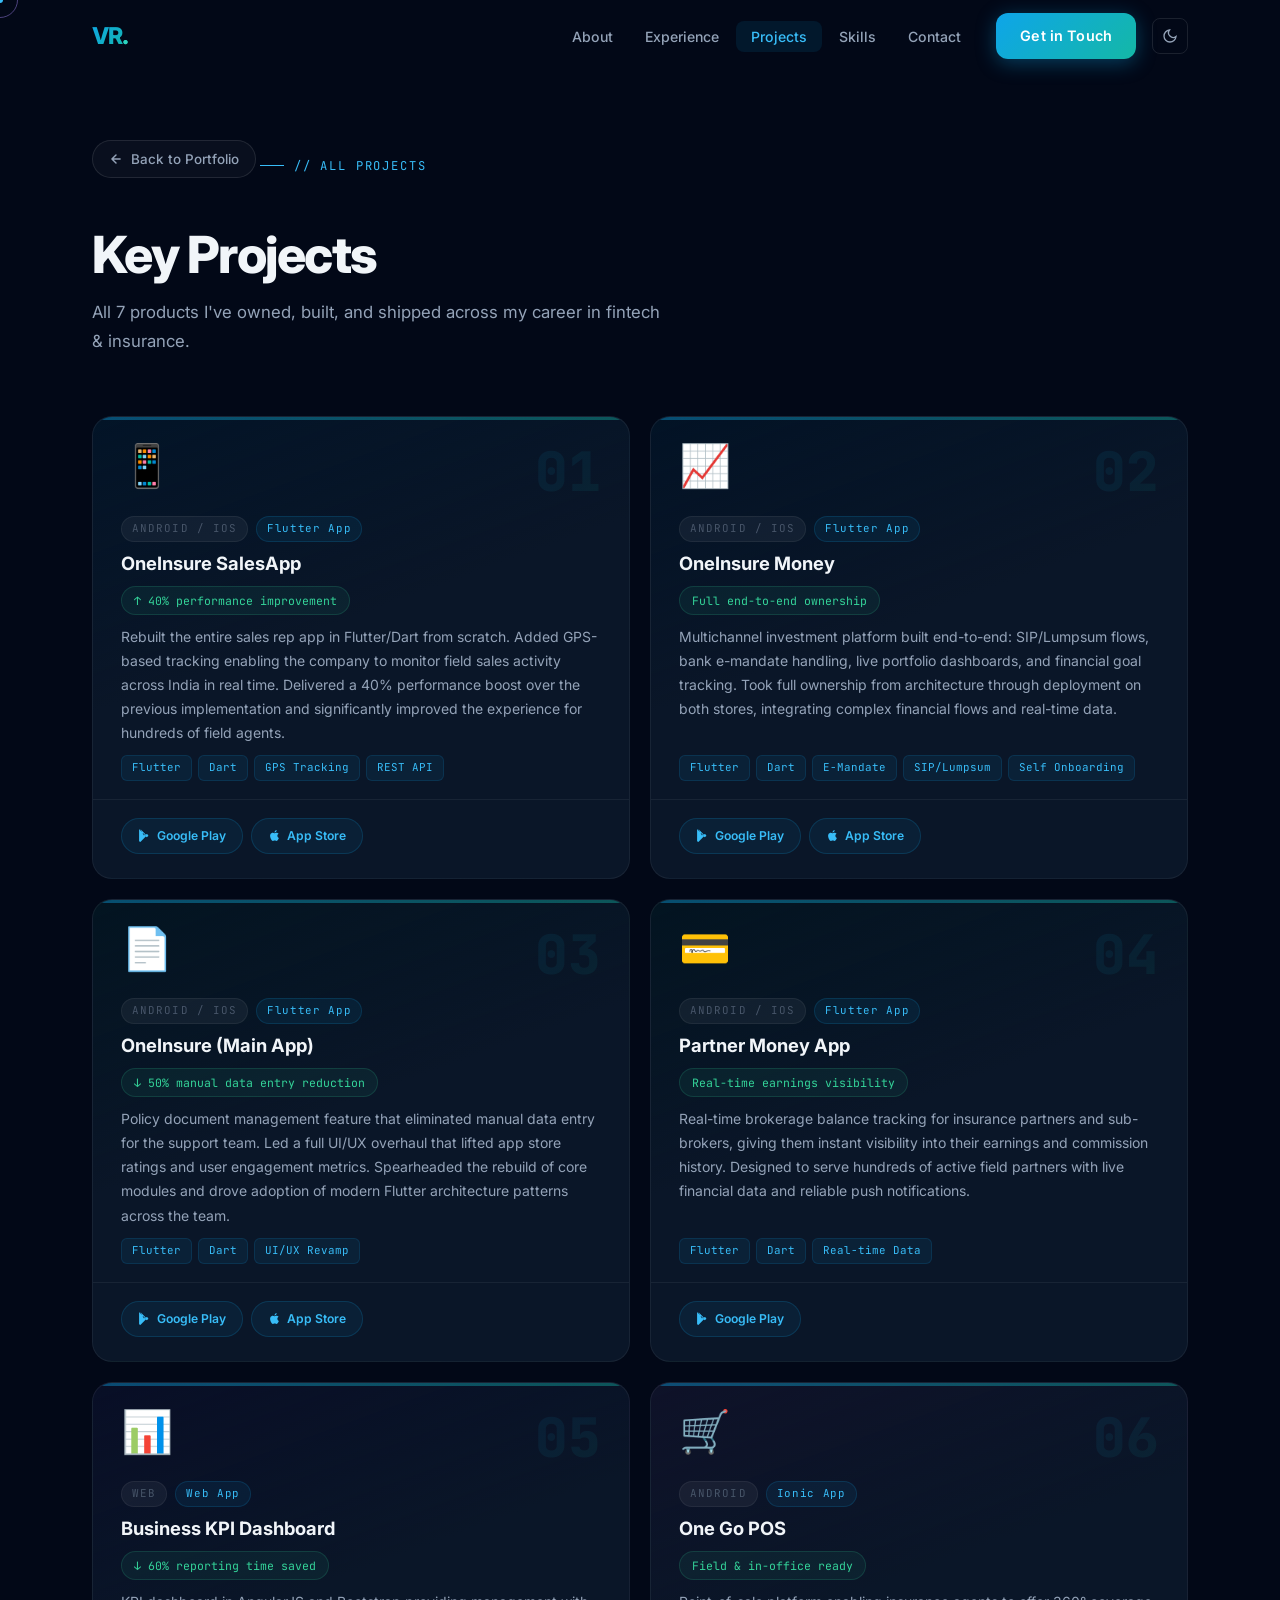
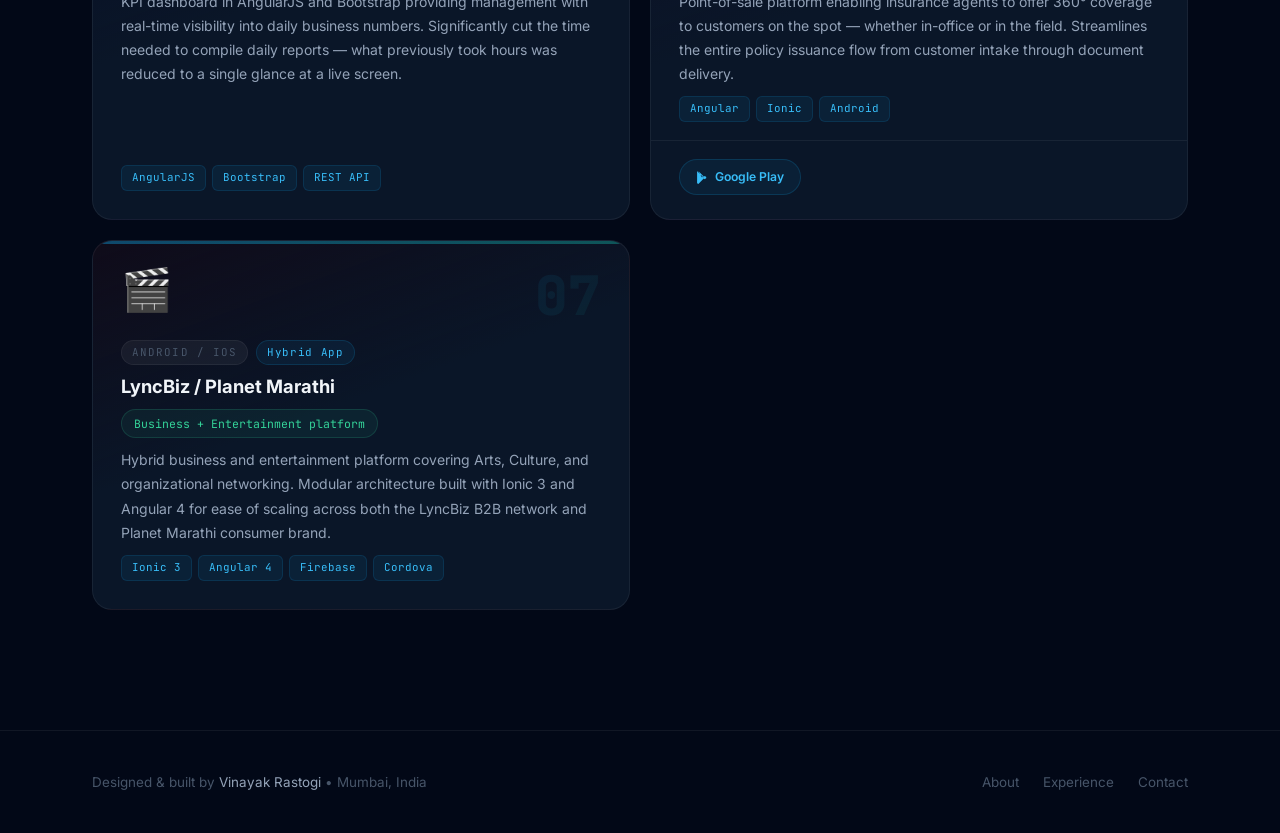
<file: projects.html>
<!DOCTYPE html>
<html lang="en">
<head>
  <meta charset="UTF-8" />
  <meta name="viewport" content="width=device-width, initial-scale=1.0" />
  <meta name="description" content="All projects by Vinayak Rastogi — Technical Lead with 7+ years in cross-platform mobile development." />
  <title>Projects | Vinayak Rastogi</title>

  <link rel="preconnect" href="https://fonts.googleapis.com" />
  <link rel="preconnect" href="https://fonts.gstatic.com" crossorigin />
  <link href="https://fonts.googleapis.com/css2?family=Inter:wght@300;400;500;600;700;800&family=JetBrains+Mono:wght@400;500&display=swap" rel="stylesheet" />
  <link rel="stylesheet" href="css/styles.css" />
</head>
<body>

  <!-- Page Loader -->
  <div id="page-loader" aria-hidden="true">
    <div class="loader-logo">VR.</div>
    <div class="loader-track"><div class="loader-fill"></div></div>
  </div>

  <!-- Scroll Progress -->
  <div id="scroll-progress" aria-hidden="true"></div>

  <!-- Custom Cursor -->
  <div id="cursor-dot" aria-hidden="true"></div>
  <div id="cursor-ring" aria-hidden="true"></div>

  <!-- Navbar -->
  <nav id="navbar" role="navigation" aria-label="Main navigation">
    <div class="nav-inner">
      <a href="index.html" class="nav-logo" aria-label="Vinayak Rastogi home">VR<span>.</span></a>
      <ul class="nav-links" role="list">
        <li><a href="index.html#about">About</a></li>
        <li><a href="index.html#experience">Experience</a></li>
        <li><a href="index.html#projects" class="active">Projects</a></li>
        <li><a href="index.html#skills">Skills</a></li>
        <li><a href="index.html#contact">Contact</a></li>
      </ul>
      <a href="mailto:vinayak.rstg94@gmail.com" class="btn btn-primary nav-cta" aria-label="Get in touch via email">Get in Touch</a>
      <button id="theme-toggle" aria-label="Toggle light/dark mode" title="Toggle theme">
        <svg class="icon-moon" width="16" height="16" viewBox="0 0 24 24" fill="none" stroke="currentColor" stroke-width="2" aria-hidden="true"><path d="M21 12.79A9 9 0 1 1 11.21 3 7 7 0 0 0 21 12.79z"/></svg>
        <svg class="icon-sun" width="16" height="16" viewBox="0 0 24 24" fill="none" stroke="currentColor" stroke-width="2" aria-hidden="true"><circle cx="12" cy="12" r="5"/><line x1="12" y1="1" x2="12" y2="3"/><line x1="12" y1="21" x2="12" y2="23"/><line x1="4.22" y1="4.22" x2="5.64" y2="5.64"/><line x1="18.36" y1="18.36" x2="19.78" y2="19.78"/><line x1="1" y1="12" x2="3" y2="12"/><line x1="21" y1="12" x2="23" y2="12"/><line x1="4.22" y1="19.78" x2="5.64" y2="18.36"/><line x1="18.36" y1="5.64" x2="19.78" y2="4.22"/></svg>
      </button>
      <button class="hamburger" id="hamburger-btn" aria-label="Open navigation menu" aria-expanded="false" aria-controls="mobile-nav">
        <span></span><span></span><span></span>
      </button>
    </div>
  </nav>

  <!-- Mobile Nav -->
  <div class="mobile-nav" id="mobile-nav" role="dialog" aria-modal="true" aria-label="Navigation menu">
    <button class="mobile-close" id="mobile-close" aria-label="Close navigation menu">&times;</button>
    <a href="index.html#about" class="mobile-link">About</a>
    <a href="index.html#experience" class="mobile-link">Experience</a>
    <a href="index.html#projects" class="mobile-link">Projects</a>
    <a href="index.html#skills" class="mobile-link">Skills</a>
    <a href="index.html#contact" class="mobile-link">Contact</a>
  </div>

  <main>
    <section class="section" style="padding-top: 140px;" aria-labelledby="projects-page-heading">
      <div class="container">

        <a href="index.html#projects" class="back-link">
          <svg width="14" height="14" viewBox="0 0 24 24" fill="none" stroke="currentColor" stroke-width="2.5" stroke-linecap="round" stroke-linejoin="round" aria-hidden="true"><path d="M19 12H5M12 5l-7 7 7 7"/></svg>
          Back to Portfolio
        </a>

        <span class="section-label reveal">// all projects</span>
        <h1 class="section-title reveal reveal-delay-1" id="projects-page-heading">Key Projects</h1>
        <p class="section-subtitle reveal reveal-delay-2">All 7 products I've owned, built, and shipped across my career in fintech &amp; insurance.</p>

        <div class="projects-grid projects-grid-2col" role="list">

          <!-- 01 -->
          <article class="project-card pc-sales project-full" id="proj-sales" role="listitem" aria-label="OneInsure SalesApp project">
            <div class="pc-head">
              <div class="pc-icon" aria-hidden="true">&#128241;</div>
              <span class="pc-num" aria-hidden="true">01</span>
            </div>
            <div class="pc-body">
              <div class="pc-meta">
                <span class="project-platform">Android / iOS</span>
                <span class="pc-type">Flutter App</span>
              </div>
              <h3 class="project-name">OneInsure SalesApp</h3>
              <span class="project-metric">&#8593; 40% performance improvement</span>
              <p class="project-desc">Rebuilt the entire sales rep app in Flutter/Dart from scratch. Added GPS-based tracking enabling the company to monitor field sales activity across India in real time. Delivered a 40% performance boost over the previous implementation and significantly improved the experience for hundreds of field agents.</p>
              <div class="project-tech">
                <span class="tech-tag">Flutter</span>
                <span class="tech-tag">Dart</span>
                <span class="tech-tag">GPS Tracking</span>
                <span class="tech-tag">REST API</span>
              </div>
            </div>
            <div class="pc-footer">
              <a href="https://play.google.com/store/apps/details?id=com.robinhood.saleapp" class="project-link" target="_blank" rel="noopener noreferrer" aria-label="OneInsure Sales App on Google Play">
                <svg width="13" height="13" viewBox="0 0 24 24" fill="currentColor" aria-hidden="true"><path d="M3.18 23.76c.35.2.74.24 1.1.12l.07-.05 10.4-10.4-2.87-2.87L3.18 23.76zm15.4-13.2-2.6-1.47L12.9 12l3.08 3.08 2.61-1.47c.74-.42.74-1.53-.01-1.95zM2.29.58A1.2 1.2 0 0 0 2 1.5v21c0 .38.14.72.37.98l.06.05L13.8 12.14l.01-.01L2.35.63l-.06-.05zM4.28.12 4.21.07 14.72 10.6l-2.87 2.87L4.28.12z"/></svg>
                Google Play
              </a>
              <a href="https://apps.apple.com/us/app/oneinsure-sales-app/id6464010516" class="project-link" target="_blank" rel="noopener noreferrer" aria-label="OneInsure Sales App on App Store">
                <svg width="13" height="13" viewBox="0 0 24 24" fill="currentColor" aria-hidden="true"><path d="M18.71 19.5c-.83 1.24-1.71 2.45-3.05 2.47-1.34.03-1.77-.79-3.29-.79-1.53 0-2 .77-3.27.82-1.31.05-2.3-1.32-3.14-2.53C4.25 17 2.94 12.45 4.7 9.39c.87-1.52 2.43-2.48 4.12-2.51 1.28-.02 2.5.87 3.29.87.78 0 2.26-1.07 3.8-.91.65.03 2.47.26 3.64 1.98l-.09.06c-.22.14-2.19 1.28-2.17 3.81.03 3.02 2.65 4.03 2.68 4.04l-.06.27zM13 3.5c.73-.83 1.94-1.46 2.94-1.5.13 1.17-.34 2.35-1.04 3.19-.69.85-1.83 1.51-2.95 1.42-.15-1.15.41-2.35 1.05-3.11z"/></svg>
                App Store
              </a>
            </div>
          </article>

          <!-- 02 -->
          <article class="project-card pc-money project-full" id="proj-money" role="listitem" aria-label="OneInsure Money project">
            <div class="pc-head">
              <div class="pc-icon" aria-hidden="true">&#128200;</div>
              <span class="pc-num" aria-hidden="true">02</span>
            </div>
            <div class="pc-body">
              <div class="pc-meta">
                <span class="project-platform">Android / iOS</span>
                <span class="pc-type">Flutter App</span>
              </div>
              <h3 class="project-name">OneInsure Money</h3>
              <span class="project-metric">Full end-to-end ownership</span>
              <p class="project-desc">Multichannel investment platform built end-to-end: SIP/Lumpsum flows, bank e-mandate handling, live portfolio dashboards, and financial goal tracking. Took full ownership from architecture through deployment on both stores, integrating complex financial flows and real-time data.</p>
              <div class="project-tech">
                <span class="tech-tag">Flutter</span>
                <span class="tech-tag">Dart</span>
                <span class="tech-tag">E-Mandate</span>
                <span class="tech-tag">SIP/Lumpsum</span>
                <span class="tech-tag">Self Onboarding</span>
              </div>
            </div>
            <div class="pc-footer">
              <a href="https://play.google.com/store/apps/details?id=com.oneinsure.money" class="project-link" target="_blank" rel="noopener noreferrer" aria-label="OneInsure Money on Google Play">
                <svg width="13" height="13" viewBox="0 0 24 24" fill="currentColor" aria-hidden="true"><path d="M3.18 23.76c.35.2.74.24 1.1.12l.07-.05 10.4-10.4-2.87-2.87L3.18 23.76zm15.4-13.2-2.6-1.47L12.9 12l3.08 3.08 2.61-1.47c.74-.42.74-1.53-.01-1.95zM2.29.58A1.2 1.2 0 0 0 2 1.5v21c0 .38.14.72.37.98l.06.05L13.8 12.14l.01-.01L2.35.63l-.06-.05zM4.28.12 4.21.07 14.72 10.6l-2.87 2.87L4.28.12z"/></svg>
                Google Play
              </a>
              <a href="https://apps.apple.com/in/app/oneinsure-money/id6741562582" class="project-link" target="_blank" rel="noopener noreferrer" aria-label="OneInsure Money on App Store">
                <svg width="13" height="13" viewBox="0 0 24 24" fill="currentColor" aria-hidden="true"><path d="M18.71 19.5c-.83 1.24-1.71 2.45-3.05 2.47-1.34.03-1.77-.79-3.29-.79-1.53 0-2 .77-3.27.82-1.31.05-2.3-1.32-3.14-2.53C4.25 17 2.94 12.45 4.7 9.39c.87-1.52 2.43-2.48 4.12-2.51 1.28-.02 2.5.87 3.29.87.78 0 2.26-1.07 3.8-.91.65.03 2.47.26 3.64 1.98l-.09.06c-.22.14-2.19 1.28-2.17 3.81.03 3.02 2.65 4.03 2.68 4.04l-.06.27zM13 3.5c.73-.83 1.94-1.46 2.94-1.5.13 1.17-.34 2.35-1.04 3.19-.69.85-1.83 1.51-2.95 1.42-.15-1.15.41-2.35 1.05-3.11z"/></svg>
                App Store
              </a>
            </div>
          </article>

          <!-- 03 -->
          <article class="project-card pc-main project-full" id="proj-main" role="listitem" aria-label="OneInsure main app project">
            <div class="pc-head">
              <div class="pc-icon" aria-hidden="true">&#128196;</div>
              <span class="pc-num" aria-hidden="true">03</span>
            </div>
            <div class="pc-body">
              <div class="pc-meta">
                <span class="project-platform">Android / iOS</span>
                <span class="pc-type">Flutter App</span>
              </div>
              <h3 class="project-name">OneInsure (Main App)</h3>
              <span class="project-metric">&#8595; 50% manual data entry reduction</span>
              <p class="project-desc">Policy document management feature that eliminated manual data entry for the support team. Led a full UI/UX overhaul that lifted app store ratings and user engagement metrics. Spearheaded the rebuild of core modules and drove adoption of modern Flutter architecture patterns across the team.</p>
              <div class="project-tech">
                <span class="tech-tag">Flutter</span>
                <span class="tech-tag">Dart</span>
                <span class="tech-tag">UI/UX Revamp</span>
              </div>
            </div>
            <div class="pc-footer">
              <a href="https://play.google.com/store/apps/details?id=com.robinhood.oneinsure" class="project-link" target="_blank" rel="noopener noreferrer" aria-label="OneInsure Main App on Google Play">
                <svg width="13" height="13" viewBox="0 0 24 24" fill="currentColor" aria-hidden="true"><path d="M3.18 23.76c.35.2.74.24 1.1.12l.07-.05 10.4-10.4-2.87-2.87L3.18 23.76zm15.4-13.2-2.6-1.47L12.9 12l3.08 3.08 2.61-1.47c.74-.42.74-1.53-.01-1.95zM2.29.58A1.2 1.2 0 0 0 2 1.5v21c0 .38.14.72.37.98l.06.05L13.8 12.14l.01-.01L2.35.63l-.06-.05zM4.28.12 4.21.07 14.72 10.6l-2.87 2.87L4.28.12z"/></svg>
                Google Play
              </a>
              <a href="https://apps.apple.com/in/app/oneinsure-your-insurance-app/id1211262262" class="project-link" target="_blank" rel="noopener noreferrer" aria-label="OneInsure Main App on App Store">
                <svg width="13" height="13" viewBox="0 0 24 24" fill="currentColor" aria-hidden="true"><path d="M18.71 19.5c-.83 1.24-1.71 2.45-3.05 2.47-1.34.03-1.77-.79-3.29-.79-1.53 0-2 .77-3.27.82-1.31.05-2.3-1.32-3.14-2.53C4.25 17 2.94 12.45 4.7 9.39c.87-1.52 2.43-2.48 4.12-2.51 1.28-.02 2.5.87 3.29.87.78 0 2.26-1.07 3.8-.91.65.03 2.47.26 3.64 1.98l-.09.06c-.22.14-2.19 1.28-2.17 3.81.03 3.02 2.65 4.03 2.68 4.04l-.06.27zM13 3.5c.73-.83 1.94-1.46 2.94-1.5.13 1.17-.34 2.35-1.04 3.19-.69.85-1.83 1.51-2.95 1.42-.15-1.15.41-2.35 1.05-3.11z"/></svg>
                App Store
              </a>
            </div>
          </article>

          <!-- 04 -->
          <article class="project-card pc-partner project-full" id="proj-partner" role="listitem" aria-label="Partner Money App project">
            <div class="pc-head">
              <div class="pc-icon" aria-hidden="true">&#128179;</div>
              <span class="pc-num" aria-hidden="true">04</span>
            </div>
            <div class="pc-body">
              <div class="pc-meta">
                <span class="project-platform">Android / iOS</span>
                <span class="pc-type">Flutter App</span>
              </div>
              <h3 class="project-name">Partner Money App</h3>
              <span class="project-metric">Real-time earnings visibility</span>
              <p class="project-desc">Real-time brokerage balance tracking for insurance partners and sub-brokers, giving them instant visibility into their earnings and commission history. Designed to serve hundreds of active field partners with live financial data and reliable push notifications.</p>
              <div class="project-tech">
                <span class="tech-tag">Flutter</span>
                <span class="tech-tag">Dart</span>
                <span class="tech-tag">Real-time Data</span>
              </div>
            </div>
            <div class="pc-footer">
              <a href="https://play.google.com/store/apps/details?id=com.robinhood.partnermoney" class="project-link" target="_blank" rel="noopener noreferrer" aria-label="Partner Money App on Google Play">
                <svg width="13" height="13" viewBox="0 0 24 24" fill="currentColor" aria-hidden="true"><path d="M3.18 23.76c.35.2.74.24 1.1.12l.07-.05 10.4-10.4-2.87-2.87L3.18 23.76zm15.4-13.2-2.6-1.47L12.9 12l3.08 3.08 2.61-1.47c.74-.42.74-1.53-.01-1.95zM2.29.58A1.2 1.2 0 0 0 2 1.5v21c0 .38.14.72.37.98l.06.05L13.8 12.14l.01-.01L2.35.63l-.06-.05zM4.28.12 4.21.07 14.72 10.6l-2.87 2.87L4.28.12z"/></svg>
                Google Play
              </a>
            </div>
          </article>

          <!-- 05 -->
          <article class="project-card pc-dashboard project-full" id="proj-dashboard" role="listitem" aria-label="Business KPI Dashboard project">
            <div class="pc-head">
              <div class="pc-icon" aria-hidden="true">&#128202;</div>
              <span class="pc-num" aria-hidden="true">05</span>
            </div>
            <div class="pc-body">
              <div class="pc-meta">
                <span class="project-platform">Web</span>
                <span class="pc-type">Web App</span>
              </div>
              <h3 class="project-name">Business KPI Dashboard</h3>
              <span class="project-metric">&#8595; 60% reporting time saved</span>
              <p class="project-desc">KPI dashboard in AngularJS and Bootstrap providing management with real-time visibility into daily business numbers. Significantly cut the time needed to compile daily reports — what previously took hours was reduced to a single glance at a live screen.</p>
              <div class="project-tech">
                <span class="tech-tag">AngularJS</span>
                <span class="tech-tag">Bootstrap</span>
                <span class="tech-tag">REST API</span>
              </div>
            </div>
          </article>

          <!-- 06 -->
          <article class="project-card pc-pos project-full" id="proj-pos" role="listitem" aria-label="One Go POS project">
            <div class="pc-head">
              <div class="pc-icon" aria-hidden="true">&#128722;</div>
              <span class="pc-num" aria-hidden="true">06</span>
            </div>
            <div class="pc-body">
              <div class="pc-meta">
                <span class="project-platform">Android</span>
                <span class="pc-type">Ionic App</span>
              </div>
              <h3 class="project-name">One Go POS</h3>
              <span class="project-metric">Field &amp; in-office ready</span>
              <p class="project-desc">Point-of-sale platform enabling insurance agents to offer 360&deg; coverage to customers on the spot &mdash; whether in-office or in the field. Streamlines the entire policy issuance flow from customer intake through document delivery.</p>
              <div class="project-tech">
                <span class="tech-tag">Angular</span>
                <span class="tech-tag">Ionic</span>
                <span class="tech-tag">Android</span>
              </div>
            </div>
            <div class="pc-footer">
              <a href="https://play.google.com/store/apps/details?id=com.robinhood.pos" class="project-link" target="_blank" rel="noopener noreferrer" aria-label="One Go POS on Google Play">
                <svg width="13" height="13" viewBox="0 0 24 24" fill="currentColor" aria-hidden="true"><path d="M3.18 23.76c.35.2.74.24 1.1.12l.07-.05 10.4-10.4-2.87-2.87L3.18 23.76zm15.4-13.2-2.6-1.47L12.9 12l3.08 3.08 2.61-1.47c.74-.42.74-1.53-.01-1.95zM2.29.58A1.2 1.2 0 0 0 2 1.5v21c0 .38.14.72.37.98l.06.05L13.8 12.14l.01-.01L2.35.63l-.06-.05zM4.28.12 4.21.07 14.72 10.6l-2.87 2.87L4.28.12z"/></svg>
                Google Play
              </a>
            </div>
          </article>

          <!-- 07 -->
          <article class="project-card pc-lync project-full" id="proj-lync" role="listitem" aria-label="LyncBiz Planet Marathi project">
            <div class="pc-head">
              <div class="pc-icon" aria-hidden="true">&#127916;</div>
              <span class="pc-num" aria-hidden="true">07</span>
            </div>
            <div class="pc-body">
              <div class="pc-meta">
                <span class="project-platform">Android / iOS</span>
                <span class="pc-type">Hybrid App</span>
              </div>
              <h3 class="project-name">LyncBiz / Planet Marathi</h3>
              <span class="project-metric">Business + Entertainment platform</span>
              <p class="project-desc">Hybrid business and entertainment platform covering Arts, Culture, and organizational networking. Modular architecture built with Ionic 3 and Angular 4 for ease of scaling across both the LyncBiz B2B network and Planet Marathi consumer brand.</p>
              <div class="project-tech">
                <span class="tech-tag">Ionic 3</span>
                <span class="tech-tag">Angular 4</span>
                <span class="tech-tag">Firebase</span>
                <span class="tech-tag">Cordova</span>
              </div>
            </div>
          </article>

        </div>
      </div>
    </section>
  </main>

  <footer role="contentinfo">
    <div class="footer-inner">
      <p class="footer-text">Designed &amp; built by <span>Vinayak Rastogi</span> &bull; Mumbai, India</p>
      <nav class="footer-links" aria-label="Footer navigation">
        <a href="index.html#about">About</a>
        <a href="index.html#experience">Experience</a>
        <a href="index.html#contact">Contact</a>
      </nav>
    </div>
  </footer>

  <button id="back-to-top" aria-label="Back to top" title="Back to top">&#8593;</button>

  <script>
    (function() {
      const saved = localStorage.getItem('theme') || 'dark';
      document.documentElement.setAttribute('data-theme', saved);
    })();

    if ('scrollRestoration' in history) history.scrollRestoration = 'manual';
    window.scrollTo(0, 0);

    window.addEventListener('load', () => {
      setTimeout(() => document.getElementById('page-loader').classList.add('hidden'), 1400);
    });

    const progressBar = document.getElementById('scroll-progress');
    window.addEventListener('scroll', () => {
      const scrolled = window.scrollY;
      const total = document.documentElement.scrollHeight - window.innerHeight;
      progressBar.style.width = (scrolled / total * 100) + '%';
      backToTop.classList.toggle('visible', scrolled > 400);
      navbar.classList.toggle('scrolled', scrolled > 50);
    }, { passive: true });

    const cursorDot  = document.getElementById('cursor-dot');
    const cursorRing = document.getElementById('cursor-ring');
    let mouseX = 0, mouseY = 0, ringX = 0, ringY = 0;
    document.addEventListener('mousemove', e => {
      mouseX = e.clientX; mouseY = e.clientY;
      cursorDot.style.left = mouseX + 'px';
      cursorDot.style.top  = mouseY + 'px';
    });
    (function animateCursor() {
      ringX += (mouseX - ringX) * 0.14;
      ringY += (mouseY - ringY) * 0.14;
      cursorRing.style.left = ringX + 'px';
      cursorRing.style.top  = ringY + 'px';
      requestAnimationFrame(animateCursor);
    })();
    document.querySelectorAll('a, button, .project-card').forEach(el => {
      el.addEventListener('mouseenter', () => cursorRing.classList.add('expand'));
      el.addEventListener('mouseleave', () => cursorRing.classList.remove('expand'));
    });

    const navbar    = document.getElementById('navbar');
    const backToTop = document.getElementById('back-to-top');

    const hamburger   = document.getElementById('hamburger-btn');
    const mobileNav   = document.getElementById('mobile-nav');
    const mobileClose = document.getElementById('mobile-close');
    const mobileLinks = document.querySelectorAll('.mobile-link');
    function openMobileNav()  { mobileNav.classList.add('open'); hamburger.setAttribute('aria-expanded', 'true'); document.body.style.overflow = 'hidden'; }
    function closeMobileNav() { mobileNav.classList.remove('open'); hamburger.setAttribute('aria-expanded', 'false'); document.body.style.overflow = ''; }
    hamburger.addEventListener('click', openMobileNav);
    mobileClose.addEventListener('click', closeMobileNav);
    mobileLinks.forEach(link => link.addEventListener('click', closeMobileNav));
    document.addEventListener('keydown', e => { if (e.key === 'Escape' && mobileNav.classList.contains('open')) closeMobileNav(); });

    const revealObserver = new IntersectionObserver(entries => {
      entries.forEach(entry => {
        if (entry.isIntersecting) { entry.target.classList.add('in'); revealObserver.unobserve(entry.target); }
      });
    }, { threshold: 0.12 });
    document.querySelectorAll('.reveal').forEach(el => revealObserver.observe(el));

    const cardObserver = new IntersectionObserver(entries => {
      entries.forEach((entry, i) => {
        if (entry.isIntersecting) {
          setTimeout(() => entry.target.classList.add('visible'), i * 90);
          cardObserver.unobserve(entry.target);
        }
      });
    }, { threshold: 0.1 });
    document.querySelectorAll('.project-card').forEach(el => cardObserver.observe(el));

    document.getElementById('theme-toggle').addEventListener('click', () => {
      const current = document.documentElement.getAttribute('data-theme');
      const next = current === 'dark' ? 'light' : 'dark';
      document.documentElement.setAttribute('data-theme', next);
      localStorage.setItem('theme', next);
    });

    backToTop.addEventListener('click', () => window.scrollTo({ top: 0, behavior: 'smooth' }));

    // Scroll to anchor on load (e.g. projects.html#proj-sales)
    window.addEventListener('load', () => {
      const hash = window.location.hash;
      if (hash) {
        setTimeout(() => {
          const el = document.querySelector(hash);
          if (el) el.scrollIntoView({ behavior: 'smooth', block: 'center' });
        }, 1500);
      }
    });
  </script>
</body>
</html>
</file>
<file: css/styles.css>
/* =============================================
   DESIGN TOKENS
============================================= */
:root {
  --bg:           #020817;
  --bg-2:         #060f23;
  --bg-card:      #0a1628;
  --bg-card-hover:#0d1d33;
  --accent:       #0ea5e9;
  --accent-2:     #38bdf8;
  --cyan:         #14b8a6;
  --cyan-2:       #2dd4bf;
  --success:      #10b981;
  --gold:         #f59e0b;
  --gradient:     linear-gradient(135deg, #0ea5e9 0%, #14b8a6 100%);
  --gradient-r:   linear-gradient(135deg, #14b8a6 0%, #0ea5e9 100%);
  --gradient-gold:linear-gradient(135deg, #f59e0b 0%, #f97316 100%);
  --text:         #f1f5f9;
  --text-2:       #94a3b8;
  --text-3:       #475569;
  --border:       rgba(255,255,255,0.06);
  --border-2:     rgba(255,255,255,0.1);
  --border-accent:rgba(14,165,233,0.35);
  --shadow:       0 8px 32px rgba(0,0,0,0.5);
  --shadow-lg:    0 24px 64px rgba(0,0,0,0.6);
  --glow:         0 0 40px rgba(14,165,233,0.18);
  --font:         'Inter', system-ui, -apple-system, sans-serif;
  --font-mono:    'JetBrains Mono', 'Fira Code', monospace;
  --max-width:    1160px;
  --radius:       20px;
  --radius-sm:    12px;
  --radius-xs:    8px;
  --t:            0.28s;
  --ease:         cubic-bezier(0.4, 0, 0.2, 1);
}

/* =============================================
   LIGHT MODE TOKENS
============================================= */
[data-theme="light"] {
  --bg:           #f0f9ff;
  --bg-2:         #e0f2fe;
  --bg-card:      #ffffff;
  --bg-card-hover:#f0f9ff;
  --text:         #0c1a2e;
  --text-2:       #475569;
  --text-3:       #94a3b8;
  --border:       rgba(0,0,0,0.07);
  --border-2:     rgba(0,0,0,0.12);
  --border-accent:rgba(14,165,233,0.4);
  --shadow:       0 8px 32px rgba(0,0,0,0.08);
  --shadow-lg:    0 24px 64px rgba(0,0,0,0.12);
  --glow:         0 0 40px rgba(14,165,233,0.12);
}

/* =============================================
   RESET
============================================= */
*, *::before, *::after { box-sizing: border-box; margin: 0; padding: 0; }
html { scroll-behavior: smooth; font-size: 16px; overflow-x: hidden; }
body {
  font-family: var(--font);
  background: var(--bg);
  color: var(--text);
  line-height: 1.65;
  -webkit-font-smoothing: antialiased;
  overflow-x: hidden;
}
img { max-width: 100%; display: block; }
a { text-decoration: none; color: inherit; }
ul { list-style: none; }
button { cursor: pointer; border: none; background: none; font-family: inherit; }
input, textarea { font-family: inherit; }
::selection { background: rgba(14,165,233,0.25); color: var(--text); }

/* Light mode component overrides */
[data-theme="light"] nav#navbar.scrolled {
  background: rgba(240,249,255,0.92);
  box-shadow: 0 1px 0 rgba(0,0,0,0.08);
}
[data-theme="light"] .mobile-nav {
  background: rgba(240,249,255,0.98);
}
[data-theme="light"] .hero-grid {
  background-image:
    linear-gradient(rgba(0,0,0,0.06) 1px, transparent 1px),
    linear-gradient(90deg, rgba(0,0,0,0.06) 1px, transparent 1px);
}
[data-theme="light"] .loader-track {
  background: rgba(0,0,0,0.08);
}
[data-theme="light"] #cursor-ring {
  border-color: rgba(14,165,233,0.4);
}
[data-theme="light"] .nav-links li a:hover {
  background: rgba(0,0,0,0.05);
}
[data-theme="light"] .hero-available {
  color: #065f46;
}
[data-theme="light"] .hero-greeting {
  color: var(--accent);
}
[data-theme="light"] .timeline-card,
[data-theme="light"] .bento-card,
[data-theme="light"] .project-card,
[data-theme="light"] .skill-category,
[data-theme="light"] .edu-card,
[data-theme="light"] .contact-form {
  box-shadow: 0 2px 12px rgba(0,0,0,0.07);
}

/* Scrollbar */
::-webkit-scrollbar { width: 4px; }
::-webkit-scrollbar-track { background: var(--bg); }
::-webkit-scrollbar-thumb { background: var(--accent); border-radius: 99px; }

/* =============================================
   SCROLL PROGRESS
============================================= */
#scroll-progress {
  position: fixed;
  top: 0; left: 0;
  height: 2px;
  background: var(--gradient);
  width: 0%;
  z-index: 9999;
  transition: width 0.08s linear;
}

/* =============================================
   PAGE LOADER
============================================= */
#page-loader {
  position: fixed;
  inset: 0;
  background: var(--bg);
  z-index: 99999;
  pointer-events: none;
  display: flex;
  align-items: center;
  justify-content: center;
  flex-direction: column;
  gap: 28px;
  transition: opacity 0.7s var(--ease), visibility 0.7s var(--ease);
}
#page-loader.hidden {
  opacity: 0;
  visibility: hidden;
  pointer-events: none;
}
.loader-logo {
  font-size: 3.2rem;
  font-weight: 800;
  letter-spacing: -0.04em;
  background: var(--gradient);
  -webkit-background-clip: text;
  -webkit-text-fill-color: transparent;
  background-clip: text;
}
.loader-track {
  width: 180px;
  height: 2px;
  background: rgba(255,255,255,0.08);
  border-radius: 99px;
  overflow: hidden;
}
.loader-fill {
  height: 100%;
  background: var(--gradient);
  border-radius: 99px;
  animation: loaderFill 1.3s var(--ease) forwards;
}
@keyframes loaderFill {
  from { width: 0%; }
  to   { width: 100%; }
}

/* =============================================
   CUSTOM CURSOR
============================================= */
#cursor-dot {
  position: fixed;
  width: 6px; height: 6px;
  background: var(--accent-2);
  border-radius: 50%;
  pointer-events: none;
  z-index: 9998;
  transform: translate(-50%, -50%);
  transition: opacity 0.3s;
}
#cursor-ring {
  position: fixed;
  width: 36px; height: 36px;
  border: 1.5px solid rgba(167,139,250,0.45);
  border-radius: 50%;
  pointer-events: none;
  z-index: 9997;
  transform: translate(-50%, -50%);
  transition: width 0.22s var(--ease), height 0.22s var(--ease), border-color 0.2s, background 0.2s;
}
#cursor-ring.expand {
  width: 54px; height: 54px;
  border-color: var(--accent-2);
  background: rgba(14,165,233,0.07);
}
@media (hover: none) { #cursor-dot, #cursor-ring { display: none; } }

/* =============================================
   UTILITIES
============================================= */
.container {
  max-width: var(--max-width);
  margin: 0 auto;
  padding: 0 32px;
}
.gradient-text {
  background: var(--gradient);
  -webkit-background-clip: text;
  -webkit-text-fill-color: transparent;
  background-clip: text;
}
.section { padding: 120px 0; position: relative; }

.section-label {
  display: inline-flex;
  align-items: center;
  gap: 10px;
  font-family: var(--font-mono);
  font-size: 0.76rem;
  color: var(--accent-2);
  letter-spacing: 0.15em;
  text-transform: uppercase;
  margin-bottom: 14px;
}
.section-label::before {
  content: '';
  width: 24px; height: 1px;
  background: var(--accent-2);
  display: inline-block;
}
.section-title {
  font-size: clamp(2.2rem, 4vw, 3.2rem);
  font-weight: 800;
  line-height: 1.12;
  letter-spacing: -0.03em;
  color: var(--text);
  margin-bottom: 14px;
}
.section-subtitle {
  font-size: 1.05rem;
  color: var(--text-2);
  line-height: 1.75;
  max-width: 580px;
  margin-bottom: 60px;
}

/* Reveal on scroll */
.reveal {
  opacity: 0;
  transform: translateY(32px);
  transition: opacity 0.75s var(--ease), transform 0.75s var(--ease);
}
.reveal.in { opacity: 1; transform: none; }
.reveal-delay-1 { transition-delay: 0.1s; }
.reveal-delay-2 { transition-delay: 0.2s; }
.reveal-delay-3 { transition-delay: 0.32s; }

/* =============================================
   NAVBAR
============================================= */
nav#navbar {
  position: fixed;
  top: 0; left: 0; right: 0;
  z-index: 900;
  transition: background var(--t), box-shadow var(--t);
}
nav#navbar.scrolled {
  background: rgba(7,7,15,0.88);
  backdrop-filter: blur(20px);
  -webkit-backdrop-filter: blur(20px);
  box-shadow: 0 1px 0 var(--border);
}
.nav-inner {
  max-width: var(--max-width);
  margin: 0 auto;
  padding: 0 32px;
  height: 72px;
  display: flex;
  align-items: center;
  gap: 8px;
}
.nav-logo {
  font-size: 1.45rem;
  font-weight: 800;
  letter-spacing: -0.04em;
  flex-shrink: 0;
  background: var(--gradient);
  -webkit-background-clip: text;
  -webkit-text-fill-color: transparent;
  background-clip: text;
  margin-right: auto;
}
.nav-logo span { -webkit-text-fill-color: var(--cyan-2); }
.nav-links {
  display: flex;
  align-items: center;
  gap: 2px;
}
.nav-links li a {
  padding: 7px 15px;
  font-size: 0.88rem;
  font-weight: 500;
  color: var(--text-2);
  border-radius: var(--radius-xs);
  transition: color var(--t), background var(--t);
}
.nav-links li a:hover { color: var(--text); background: rgba(255,255,255,0.06); }
.nav-links li a.active { color: var(--accent-2); background: rgba(14,165,233,0.1); }
.nav-cta { margin-left: 12px; flex-shrink: 0; }
.hamburger { display: none; flex-direction: column; gap: 5px; padding: 8px; }
.hamburger span {
  display: block; width: 24px; height: 2px;
  background: var(--text); border-radius: 99px;
  transition: transform var(--t), opacity var(--t);
}
#theme-toggle {
  display: flex;
  align-items: center;
  justify-content: center;
  width: 36px; height: 36px;
  border-radius: var(--radius-xs);
  border: 1px solid var(--border-2);
  color: var(--text-2);
  background: transparent;
  margin-left: 8px;
  flex-shrink: 0;
  transition: color var(--t), background var(--t), border-color var(--t);
}
#theme-toggle:hover {
  color: var(--accent);
  border-color: var(--border-accent);
  background: rgba(14,165,233,0.08);
}
#theme-toggle .icon-sun { display: none; }
#theme-toggle .icon-moon { display: block; }
[data-theme="light"] #theme-toggle .icon-sun { display: block; }
[data-theme="light"] #theme-toggle .icon-moon { display: none; }

/* =============================================
   BUTTONS
============================================= */
.btn svg { pointer-events: none; }
.btn {
  display: inline-flex;
  align-items: center;
  gap: 8px;
  padding: 11px 24px;
  font-size: 0.9rem;
  font-weight: 600;
  border-radius: var(--radius-sm);
  transition: all var(--t) var(--ease);
  cursor: pointer;
  white-space: nowrap;
  letter-spacing: 0.01em;
}
.btn-primary {
  background: var(--gradient);
  color: #fff;
  box-shadow: 0 4px 20px rgba(14,165,233,0.35);
}
.btn-primary:hover {
  transform: translateY(-2px);
  box-shadow: 0 8px 28px rgba(14,165,233,0.55);
}
.btn-outline {
  background: transparent;
  color: var(--text-2);
  border: 1px solid var(--border-2);
}
.btn-outline:hover {
  color: var(--text);
  border-color: var(--border-accent);
  background: rgba(14,165,233,0.08);
  transform: translateY(-2px);
}

/* =============================================
   MOBILE NAV
============================================= */
.mobile-nav {
  position: fixed; inset: 0;
  background: rgba(7,7,15,0.97);
  backdrop-filter: blur(24px);
  z-index: 980;
  display: flex;
  flex-direction: column;
  align-items: center;
  justify-content: center;
  gap: 12px;
  opacity: 0; visibility: hidden;
  transition: opacity 0.3s var(--ease), visibility 0.3s;
}
.mobile-nav.open { opacity: 1; visibility: visible; }
.mobile-close {
  position: absolute; top: 24px; right: 24px;
  font-size: 2.2rem; color: var(--text-2);
  transition: color var(--t);
}
.mobile-close:hover { color: var(--text); }
.mobile-link {
  font-size: 2.2rem; font-weight: 800;
  color: var(--text-2);
  letter-spacing: -0.03em;
  transition: color var(--t);
}
.mobile-link:hover { color: var(--text); }

/* =============================================
   HERO
============================================= */
#hero {
  min-height: 100vh;
  display: flex;
  flex-direction: column;
  position: relative;
  overflow: hidden;
}
.hero-bg {
  position: absolute; inset: 0;
  pointer-events: none;
  background:
    radial-gradient(ellipse 80% 60% at 15% 40%, rgba(14,165,233,0.13) 0%, transparent 60%),
    radial-gradient(ellipse 55% 50% at 85% 60%, rgba(20,184,166,0.09) 0%, transparent 60%),
    radial-gradient(ellipse 40% 40% at 50% 90%, rgba(167,139,250,0.07) 0%, transparent 50%);
}
.hero-grid {
  position: absolute; inset: 0;
  pointer-events: none;
  background-image:
    linear-gradient(rgba(255,255,255,0.03) 1px, transparent 1px),
    linear-gradient(90deg, rgba(255,255,255,0.03) 1px, transparent 1px);
  background-size: 60px 60px;
  mask-image: radial-gradient(ellipse 85% 70% at 50% 45%, black 0%, transparent 80%);
  -webkit-mask-image: radial-gradient(ellipse 85% 70% at 50% 45%, black 0%, transparent 80%);
}
.hero-main {
  flex: 1;
  display: flex;
  align-items: center;
}
.hero-inner {
  display: grid;
  grid-template-columns: 1fr auto;
  gap: 60px;
  align-items: center;
  padding: 120px 0 80px;
}
.hero-content { max-width: 680px; }

.hero-available {
  display: inline-flex;
  align-items: center;
  gap: 10px;
  padding: 6px 16px;
  background: rgba(14,165,233,0.07);
  border: 1px solid rgba(14,165,233,0.22);
  border-radius: 999px;
  font-family: var(--font-mono);
  font-size: 0.78rem;
  color: #6ee7b7;
  letter-spacing: 0.06em;
  margin-bottom: 28px;
}
.available-dot {
  width: 7px; height: 7px;
  background: var(--success);
  border-radius: 50%;
  flex-shrink: 0;
  animation: availPulse 2.5s ease infinite;
}
@keyframes availPulse {
  0%, 100% { box-shadow: 0 0 0 0 rgba(14,165,233,0.6); }
  60%       { box-shadow: 0 0 0 8px rgba(14,165,233,0); }
}
.hero-greeting {
  font-family: var(--font-mono);
  font-size: 0.95rem;
  color: var(--accent-2);
  margin-bottom: 16px;
  letter-spacing: 0.05em;
}
.hero-name {
  font-size: clamp(3.4rem, 6vw, 5.5rem);
  font-weight: 800;
  line-height: 1.06;
  letter-spacing: -0.03em;
  color: var(--text);
  margin-bottom: 20px;
}
.hero-name .highlight {
  background: var(--gradient);
  -webkit-background-clip: text;
  -webkit-text-fill-color: transparent;
  background-clip: text;
}
.hero-title {
  font-size: 1.2rem;
  color: var(--text-2);
  font-weight: 500;
  margin-bottom: 20px;
  line-height: 1.5;
}
.hero-title strong { color: var(--text); }
.hero-desc {
  font-size: 1.05rem;
  color: var(--text-2);
  line-height: 1.78;
  margin-bottom: 40px;
  max-width: 540px;
}
.hero-actions {
  display: flex;
  gap: 12px;
  flex-wrap: wrap;
  margin-bottom: 60px;
}
.hero-stats {
  display: flex;
  gap: 0;
}
.stat {
  padding: 0 28px;
  border-right: 1px solid var(--border-2);
}
.stat:first-child { padding-left: 0; }
.stat:last-child { border-right: none; }
.stat-number {
  font-size: 2rem;
  font-weight: 800;
  line-height: 1;
  margin-bottom: 4px;
  background: var(--gradient);
  -webkit-background-clip: text;
  -webkit-text-fill-color: transparent;
  background-clip: text;
}
.stat-label {
  font-size: 0.75rem;
  color: var(--text-3);
  text-transform: uppercase;
  letter-spacing: 0.09em;
  font-weight: 500;
}

/* Hero Avatar */
.hero-avatar-wrap { position: relative; flex-shrink: 0; }
.hero-avatar-svg { display: block; }
.avatar-ring {
  animation: avatarSpin 20s linear infinite;
  transform-origin: 130px 130px;
}
@keyframes avatarSpin {
  from { transform: rotate(0deg); }
  to   { transform: rotate(360deg); }
}

/* Hero Ticker */
.hero-ticker {
  border-top: 1px solid var(--border);
  padding: 18px 0;
  overflow: hidden;
  mask-image: linear-gradient(90deg, transparent 0%, black 8%, black 92%, transparent 100%);
  -webkit-mask-image: linear-gradient(90deg, transparent 0%, black 8%, black 92%, transparent 100%);
}
.ticker-track {
  display: flex;
  gap: 24px;
  width: max-content;
  animation: tickerScroll 35s linear infinite;
  align-items: center;
  font-family: var(--font-mono);
  font-size: 0.72rem;
  color: var(--text-3);
  text-transform: uppercase;
  letter-spacing: 0.1em;
}
.ticker-sep { color: var(--accent); opacity: 0.45; }
@keyframes tickerScroll {
  from { transform: translateX(0); }
  to   { transform: translateX(-50%); }
}

/* Scroll hint */
.scroll-hint {
  position: absolute;
  bottom: 80px; right: 32px;
  display: flex;
  flex-direction: column;
  align-items: center;
  gap: 8px;
  font-family: var(--font-mono);
  font-size: 0.65rem;
  color: var(--text-3);
  letter-spacing: 0.15em;
  text-transform: uppercase;
  writing-mode: vertical-rl;
}
.scroll-hint-line {
  width: 1px; height: 60px;
  background: linear-gradient(to bottom, rgba(255,255,255,0.15), transparent);
  animation: scrollBounce 2s ease-in-out infinite;
}
@keyframes scrollBounce {
  0%, 100% { transform: scaleY(1); opacity: 1; }
  50%       { transform: scaleY(0.4); opacity: 0.3; }
}

/* =============================================
   ABOUT — BENTO GRID
============================================= */
.bento-grid {
  display: grid;
  grid-template-columns: repeat(3, 1fr);
  gap: 16px;
}
.bento-card {
  background: var(--bg-card);
  border: 1px solid var(--border);
  border-radius: var(--radius);
  padding: 36px;
  position: relative;
  overflow: hidden;
  transition: border-color var(--t), transform var(--t), box-shadow var(--t);
}
.bento-card::after {
  content: '';
  position: absolute; inset: 0;
  border-radius: inherit;
  background: linear-gradient(135deg, rgba(14,165,233,0.04), transparent 60%);
  opacity: 0;
  transition: opacity var(--t);
}
.bento-card:hover {
  border-color: var(--border-accent);
  transform: translateY(-4px);
  box-shadow: 0 20px 48px rgba(0,0,0,0.4), 0 0 0 1px rgba(14,165,233,0.12);
}
.bento-card:hover::after { opacity: 1; }

.bento-bio { grid-column: 1 / 3; grid-row: 1; }
.bento-bio p {
  color: var(--text-2);
  line-height: 1.8; font-size: 1rem;
  margin-bottom: 16px;
}
.bento-bio p:last-child { margin-bottom: 0; }
.bento-bio strong { color: var(--text); font-weight: 600; }

.bento-award-card {
  grid-column: 3; grid-row: 1;
  background: linear-gradient(135deg, rgba(245,158,11,0.1), rgba(251,146,60,0.06));
  border-color: rgba(245,158,11,0.4);
  box-shadow: 0 0 6px rgba(245,158,11,0.04), inset 0 1px 0 rgba(245,158,11,0.08);
  display: flex; flex-direction: column; gap: 16px;
  position: relative; overflow: hidden;
}
.bento-award-card::before {
  content: '';
  position: absolute; inset: 0;
  background: linear-gradient(135deg, rgba(245,158,11,0.05) 0%, transparent 60%);
  pointer-events: none;
}
.bento-award-card:hover {
  border-color: rgba(245,158,11,0.6);
  box-shadow: 0 0 12px rgba(245,158,11,0.07), inset 0 1px 0 rgba(245,158,11,0.12);
}
.bento-award-icon { font-size: 3rem; line-height: 1; filter: drop-shadow(0 0 4px rgba(245,158,11,0.2)); }
.award-badge {
  display: inline-flex; align-items: center; gap: 5px;
  font-size: 0.72rem; font-weight: 700; letter-spacing: 0.08em; text-transform: uppercase;
  color: #f59e0b;
  background: rgba(245,158,11,0.1);
  border: 1px solid rgba(245,158,11,0.25);
  border-radius: 20px; padding: 3px 10px;
  margin-bottom: 10px;
}
.award-title {
  font-size: 1.25rem; font-weight: 800;
  background: linear-gradient(135deg, #f59e0b, #fb923c);
  -webkit-background-clip: text; -webkit-text-fill-color: transparent;
  background-clip: text;
  margin-bottom: 8px;
}
.award-desc { font-size: 0.88rem; color: var(--text-2); line-height: 1.65; }

.bento-competencies-card { grid-column: 1 / 4; grid-row: 2; }
.bento-card-label {
  display: block;
  font-family: var(--font-mono);
  font-size: 0.72rem; color: var(--accent-2);
  text-transform: uppercase; letter-spacing: 0.12em;
  margin-bottom: 24px;
}
.competencies-grid {
  display: grid;
  grid-template-columns: repeat(auto-fill, minmax(200px, 1fr));
  gap: 10px;
}
.competency {
  display: flex; align-items: center; gap: 10px;
  font-size: 0.9rem; color: var(--text-2);
  padding: 10px 14px;
  background: rgba(255,255,255,0.03);
  border: 1px solid var(--border);
  border-radius: var(--radius-xs);
  transition: all var(--t);
}
.competency:hover {
  background: rgba(14,165,233,0.07);
  border-color: var(--border-accent);
  color: var(--text);
  transform: translateX(4px);
}
.competency-dot {
  width: 6px; height: 6px;
  border-radius: 50%;
  background: var(--gradient);
  flex-shrink: 0;
}

/* =============================================
   EXPERIENCE
============================================= */
.timeline {
  position: relative;
  padding-left: 44px;
  counter-reset: role;
}
.timeline::before {
  content: '';
  position: absolute; left: 0; top: 16px; bottom: 16px;
  width: 1px;
  background: linear-gradient(to bottom, var(--accent), var(--cyan), transparent);
}
.timeline-item {
  position: relative;
  margin-bottom: 24px;
  counter-increment: role;
  opacity: 0;
  transform: translateY(24px);
  transition: opacity 0.7s var(--ease), transform 0.7s var(--ease);
}
.timeline-item.visible { opacity: 1; transform: none; }
.timeline-item:last-child { margin-bottom: 0; }

.timeline-dot {
  position: absolute; left: -50px; top: 18px;
  width: 12px; height: 12px;
  border-radius: 50%;
  background: var(--bg-card); border: 2px solid var(--text-3);
  z-index: 1;
  transition: border-color 0.25s ease, background 0.25s ease, box-shadow 0.25s ease, transform 0.25s ease;
}
.timeline-dot.current {
  border-color: var(--accent-2);
  background: var(--accent);
  box-shadow: 0 0 12px rgba(14,165,233,0.5);
  animation: dotPulse 2.2s ease infinite;
}
.timeline-item:hover .timeline-dot {
  border-color: var(--accent-2);
  background: var(--accent);
  box-shadow: 0 0 16px rgba(14,165,233,0.6);
  transform: scale(1.4);
  transition: all 0.25s ease;
}
@keyframes dotPulse {
  0%, 100% { box-shadow: 0 0 0 0 rgba(14,165,233,0.5); }
  60%       { box-shadow: 0 0 0 9px rgba(14,165,233,0); }
}

.timeline-card {
  background: var(--bg-card);
  border: 1px solid var(--border);
  border-radius: var(--radius);
  padding: 32px 120px 32px 32px;
  position: relative;
  transition: border-color var(--t), transform var(--t), box-shadow var(--t);
}
.timeline-card::before {
  content: '0' counter(role);
  position: absolute; right: 24px; top: 22px;
  font-family: var(--font-mono);
  font-size: 3.2rem; font-weight: 800;
  background: var(--gradient);
  -webkit-background-clip: text;
  -webkit-text-fill-color: transparent;
  background-clip: text;
  opacity: 0.08; line-height: 1;
}
.timeline-card:hover {
  border-color: var(--border-accent);
  transform: translateX(6px);
  box-shadow: var(--shadow);
}
.timeline-header {
  display: flex; align-items: flex-start;
  justify-content: space-between; gap: 16px;
  margin-bottom: 8px; flex-wrap: wrap;
}
.timeline-role { font-size: 1.2rem; font-weight: 700; color: var(--text); }
.timeline-period {
  font-family: var(--font-mono); font-size: 0.76rem;
  color: var(--text-3); background: var(--border);
  padding: 4px 12px; border-radius: 999px; flex-shrink: 0;
}
.timeline-period.current {
  color: var(--accent-2);
  background: rgba(14,165,233,0.1);
  border: 1px solid rgba(14,165,233,0.22);
}
.timeline-company { font-size: 0.9rem; color: var(--accent-2); font-weight: 500; margin-bottom: 20px; }
.timeline-points { margin-bottom: 20px; }
.timeline-points li {
  color: var(--text-2); font-size: 0.92rem;
  line-height: 1.72; margin-bottom: 10px;
  padding-left: 20px; position: relative;
}
.timeline-points li::before {
  content: '→';
  position: absolute; left: 0;
  color: var(--accent); font-size: 0.82rem;
}
.timeline-projects-label {
  font-family: var(--font-mono);
  font-size: 0.7rem; color: var(--text-3);
  text-transform: uppercase; letter-spacing: 0.1em; margin-bottom: 10px;
}
.project-tags { display: flex; flex-wrap: wrap; gap: 8px; }
.tag {
  font-size: 0.78rem; color: var(--text-2);
  background: rgba(255,255,255,0.04);
  border: 1px solid var(--border);
  padding: 4px 12px; border-radius: 999px;
  transition: all var(--t);
}
.tag:hover { background: rgba(14,165,233,0.08); border-color: var(--border-accent); color: var(--accent-2); }

/* Timeline expand / collapse */
.tl-expandable {
  max-height: 0;
  overflow: hidden;
  opacity: 0;
  transition: max-height 0.5s cubic-bezier(0.4, 0, 0.2, 1), opacity 0.35s ease;
}
.tl-expandable.open {
  max-height: 600px;
  opacity: 1;
}
.tl-toggle {
  display: inline-flex;
  align-items: center;
  gap: 6px;
  margin-top: 16px;
  padding: 6px 16px;
  border-radius: 999px;
  border: 1px solid var(--border-accent);
  background: transparent;
  color: var(--accent-2);
  font-size: 0.82rem;
  font-weight: 500;
  cursor: pointer;
  transition: background var(--t), color var(--t);
}
.tl-toggle:hover { background: rgba(14,165,233,0.08); }
.tl-toggle svg { transition: transform 0.35s var(--ease); }
.tl-toggle.open svg { transform: rotate(180deg); }

/* =============================================
   PROJECTS
============================================= */
.projects-grid {
  display: grid;
  grid-template-columns: repeat(3, 1fr);
  gap: 20px;
}

/* ---- New card structure ---- */
.project-card {
  background: var(--bg-card);
  border: 1px solid var(--border);
  border-radius: var(--radius);
  display: flex; flex-direction: column;
  position: relative; overflow: hidden;
  opacity: 0; transform: translateY(28px);
  transition: opacity 0.7s var(--ease), transform 0.7s var(--ease),
              border-color var(--t), box-shadow var(--t);
}
.project-card.visible { opacity: 1; transform: none; }

/* Gradient top stripe */
.project-card::before {
  content: '';
  position: absolute; top: 0; left: 0; right: 0; height: 3px;
  background: var(--gradient);
  opacity: 0.4;
  transition: opacity var(--t);
}
.project-card:hover::before { opacity: 1; }
.project-card:hover {
  border-color: var(--border-accent);
  box-shadow: 0 20px 48px rgba(0,0,0,0.5), var(--glow);
  transform: translateY(-8px);
}

/* Unique per-card background tint */
.pc-sales     { background: linear-gradient(160deg, rgba(14,165,233,0.08) 0%, var(--bg-card) 45%); }
.pc-money     { background: linear-gradient(160deg, rgba(14,165,233,0.07) 0%, var(--bg-card) 45%); }
.pc-main      { background: linear-gradient(160deg, rgba(20,184,166,0.07)  0%, var(--bg-card) 45%); }
.pc-partner   { background: linear-gradient(160deg, rgba(20,184,166,0.07) 0%, var(--bg-card) 45%); }
.pc-dashboard { background: linear-gradient(160deg, rgba(99,102,241,0.07) 0%, var(--bg-card) 45%); }
.pc-pos       { background: linear-gradient(160deg, rgba(167,139,250,0.08)0%, var(--bg-card) 45%); }
.pc-lync      { background: linear-gradient(160deg, rgba(239,68,68,0.06)  0%, var(--bg-card) 45%); }

/* Card header: icon + ghost number */
.pc-head {
  display: flex; align-items: flex-start;
  justify-content: space-between;
  padding: 28px 28px 0;
}
.pc-icon {
  font-size: 2.6rem; line-height: 1;
  transition: transform 0.3s var(--ease);
  display: inline-block;
}
.project-card:hover .pc-icon { transform: scale(1.18) rotate(-6deg); }
.pc-num {
  font-family: var(--font-mono); font-weight: 800;
  font-size: 3.4rem; line-height: 1;
  background: var(--gradient);
  -webkit-background-clip: text; -webkit-text-fill-color: transparent;
  background-clip: text;
  opacity: 0.08;
  transition: opacity var(--t);
  user-select: none;
}
.project-card:hover .pc-num { opacity: 0.18; }

/* Card body */
.pc-body {
  padding: 16px 28px 0;
  flex: 1; display: flex; flex-direction: column; gap: 10px;
}
/* When pc-body is the last child (no footer below), add bottom padding */
.pc-body:last-child {
  padding-bottom: 28px;
}
.pc-meta {
  display: flex; align-items: center; gap: 8px; flex-wrap: wrap;
}
.project-platform {
  font-family: var(--font-mono); font-size: 0.68rem;
  color: var(--text-3); text-transform: uppercase; letter-spacing: 0.1em;
  background: rgba(255,255,255,0.05);
  border: 1px solid var(--border);
  padding: 3px 10px; border-radius: 999px;
}
.pc-type {
  font-family: var(--font-mono); font-size: 0.68rem;
  color: var(--accent-2); letter-spacing: 0.06em;
  background: rgba(14,165,233,0.08);
  border: 1px solid rgba(14,165,233,0.16);
  padding: 3px 10px; border-radius: 999px;
}
.project-name {
  font-size: 1.15rem; font-weight: 700;
  color: var(--text); line-height: 1.3; margin: 0;
}
.project-desc {
  font-size: 0.875rem; color: var(--text-2);
  line-height: 1.72; flex: 1; margin: 0;
}
.project-metric {
  display: inline-flex; align-items: center;
  font-family: var(--font-mono); font-size: 0.72rem;
  color: #34d399;
  background: rgba(52,211,153,0.07);
  border: 1px solid rgba(52,211,153,0.16);
  padding: 4px 12px; border-radius: 999px;
  align-self: flex-start;
}
.project-tech { display: flex; flex-wrap: wrap; gap: 6px; }
.tech-tag {
  font-family: var(--font-mono); font-size: 0.68rem;
  color: var(--accent-2);
  background: rgba(14,165,233,0.08);
  border: 1px solid rgba(14,165,233,0.14);
  padding: 3px 10px; border-radius: 6px;
}

/* Collapsible detail section */
.pc-expandable {
  max-height: 0;
  overflow: hidden;
  opacity: 0;
  transition: max-height 0.42s var(--ease), opacity 0.35s var(--ease);
  display: flex;
  flex-direction: column;
  gap: 10px;
}
.project-card.expanded .pc-expandable {
  max-height: 400px;
  opacity: 1;
}

/* View More button */
.pc-card-actions {
  display: flex;
  justify-content: center;
  padding: 14px 28px 22px;
}
.btn-view-more {
  display: inline-flex;
  align-items: center;
  gap: 6px;
  font-size: 0.76rem;
  font-weight: 600;
  color: var(--accent-2);
  background: rgba(14,165,233,0.07);
  border: 1px solid rgba(14,165,233,0.18);
  padding: 7px 18px;
  border-radius: 999px;
  transition: all var(--t) var(--ease);
  cursor: pointer;
  font-family: var(--font);
  letter-spacing: 0.02em;
}
.btn-view-more:hover {
  background: var(--gradient);
  color: #fff;
  border-color: transparent;
  box-shadow: 0 4px 16px rgba(14,165,233,0.4);
}
.btn-view-more svg {
  transition: transform 0.32s var(--ease);
  flex-shrink: 0;
}
.project-card.expanded .btn-view-more svg {
  transform: rotate(180deg);
}
.project-card.expanded .btn-view-more {
  background: rgba(14,165,233,0.12);
  border-color: rgba(14,165,233,0.3);
}

/* Card footer: store links */
.pc-footer {
  display: flex; gap: 8px; flex-wrap: wrap;
  padding: 18px 28px 24px;
  border-top: 1px solid var(--border);
  margin-top: 18px;
}

/* ---- View All Projects CTA ---- */
.view-all-wrap {
  display: flex;
  justify-content: center;
  margin-top: 48px;
}

/* ---- Back link (projects page) ---- */
.back-link {
  display: inline-flex;
  align-items: center;
  gap: 8px;
  font-size: 0.84rem;
  font-weight: 500;
  color: var(--text-2);
  margin-bottom: 48px;
  transition: color var(--t);
  border: 1px solid var(--border-2);
  padding: 7px 16px;
  border-radius: 999px;
  background: rgba(255,255,255,0.03);
}
.back-link:hover { color: var(--accent-2); border-color: var(--border-accent); }
.back-link svg { flex-shrink: 0; }

/* ---- 2-column grid for projects page ---- */
.projects-grid-2col {
  grid-template-columns: repeat(2, 1fr);
}
@media (max-width: 768px) {
  .projects-grid-2col { grid-template-columns: 1fr; }
}

/* ---- Projects page full card ---- */
.project-full .pc-expandable {
  max-height: none;
  opacity: 1;
  overflow: visible;
}

/* ---- Projects page header ---- */
.projects-page-header {
  padding: 120px 0 0;
  min-height: 220px;
  display: flex;
  align-items: flex-end;
  position: relative;
}
.project-link {
  display: inline-flex; align-items: center; gap: 6px;
  font-size: 0.76rem; font-weight: 600;
  color: var(--accent-2);
  background: rgba(14,165,233,0.07);
  border: 1px solid rgba(14,165,233,0.18);
  padding: 7px 16px; border-radius: 999px;
  transition: all var(--t);
}
.project-link svg { pointer-events: none; }
.project-link:hover {
  background: var(--gradient); color: #fff; border-color: transparent;
  transform: translateY(-2px);
  box-shadow: 0 4px 16px rgba(14,165,233,0.4);
}

/* =============================================
   SKILLS
============================================= */
.skills-grid {
  display: grid;
  grid-template-columns: repeat(3, 1fr);
  gap: 20px;
}
.skill-category {
  background: var(--bg-card); border: 1px solid var(--border);
  border-radius: var(--radius); padding: 28px;
  transition: border-color var(--t), transform var(--t);
}
.skill-category:hover { border-color: var(--border-accent); transform: translateY(-4px); }
.skill-category-title {
  font-family: var(--font-mono); font-size: 0.72rem;
  color: var(--accent-2); text-transform: uppercase; letter-spacing: 0.14em;
  font-weight: 500; margin-bottom: 18px;
  padding-bottom: 12px; border-bottom: 1px solid var(--border);
}
.skill-pills { display: flex; flex-wrap: wrap; gap: 8px; }
.skill-pill {
  font-size: 0.84rem; color: var(--text-2);
  background: rgba(255,255,255,0.04);
  border: 1px solid var(--border);
  padding: 6px 14px; border-radius: var(--radius-xs);
  transition: all var(--t); cursor: default;
}
.skill-pill:hover { background: rgba(14,165,233,0.07); border-color: var(--border-accent); color: var(--text); }
.skill-pill.primary {
  color: var(--text); font-weight: 600;
  background: rgba(14,165,233,0.1);
  border-color: rgba(14,165,233,0.22);
}
.skill-pill.primary:hover { background: rgba(14,165,233,0.2); border-color: var(--accent); }

/* =============================================
   SKILLS — TABBED UI
============================================= */

/* Tab nav */
/* =============================================
   SKILLS — Interactive filter + card grid
============================================= */

/* ── Level badge (shared) ── */
.sk-lv {
  font-family: var(--font-mono);
  font-size: 0.6rem;
  font-weight: 700;
  letter-spacing: 0.05em;
  text-transform: uppercase;
  padding: 2px 8px;
  border-radius: 999px;
  white-space: nowrap;
  flex-shrink: 0;
}
.sk-lv.expert   { color: #38bdf8; background: rgba(14,165,233,0.12); border: 1px solid rgba(14,165,233,0.28); }
.sk-lv.advanced { color: #2dd4bf; background: rgba(20,184,166,0.12); border: 1px solid rgba(20,184,166,0.28); }
.sk-lv.mid      { color: #a78bfa; background: rgba(139,92,246,0.12); border: 1px solid rgba(139,92,246,0.28); }

/* ── Stats strip ── */
.sk-stats {
  display: flex;
  background: var(--bg-card);
  border: 1px solid var(--border);
  border-radius: var(--radius);
  overflow: hidden;
  margin-bottom: 32px;
}
.sk-stat {
  flex: 1;
  padding: 20px 16px;
  text-align: center;
  border-right: 1px solid var(--border);
  position: relative;
}
.sk-stat:last-child { border-right: none; }
.sk-stat-num {
  display: block;
  font-size: 1.9rem;
  font-weight: 800;
  font-family: var(--font-mono);
  line-height: 1;
  margin-bottom: 4px;
  background: var(--gradient);
  -webkit-background-clip: text;
  -webkit-text-fill-color: transparent;
  background-clip: text;
}
.sk-stat-label {
  font-size: 0.7rem;
  color: var(--text-3);
  text-transform: uppercase;
  letter-spacing: 0.1em;
  font-family: var(--font-mono);
}

/* ── Category filter bar ── */
.sk-filter-bar {
  display: flex;
  flex-wrap: wrap;
  gap: 8px;
  margin-bottom: 20px;
}
.sk-filter {
  display: inline-flex;
  align-items: center;
  gap: 6px;
  padding: 8px 16px;
  border-radius: 999px;
  border: 1px solid var(--border);
  background: transparent;
  color: var(--text-2);
  font-size: 0.81rem;
  font-weight: 500;
  cursor: pointer;
  font-family: var(--font);
  transition: all var(--t);
}
.sk-filter:hover {
  border-color: var(--border-accent);
  color: var(--text);
  background: rgba(14,165,233,0.05);
}
.sk-filter.active {
  background: var(--accent);
  border-color: var(--accent);
  color: #fff;
  font-weight: 600;
  box-shadow: 0 0 20px rgba(14,165,233,0.3);
}
.sk-f-count {
  font-family: var(--font-mono);
  font-size: 0.64rem;
  background: rgba(255,255,255,0.18);
  padding: 1px 6px;
  border-radius: 999px;
}
.sk-filter:not(.active) .sk-f-count { background: rgba(255,255,255,0.06); color: var(--text-3); }

/* ── Skills grid ── */
.sk-grid {
  display: grid;
  grid-template-columns: repeat(2, 1fr);
  gap: 10px;
}

/* ── Single skill card ── */
.sk-item {
  display: flex;
  align-items: center;
  gap: 14px;
  padding: 14px 16px;
  background: var(--bg-card);
  border: 1px solid var(--border);
  border-radius: var(--radius-sm);
  transition: border-color var(--t), transform var(--t), box-shadow var(--t), opacity 0.2s ease;
  cursor: default;
}
.sk-item:hover {
  border-color: var(--border-accent);
  transform: translateX(4px);
  box-shadow: -4px 0 24px rgba(14,165,233,0.08);
}
.sk-item.sk-hidden { display: none; }

/* Tech badge */
.sk-badge {
  width: 44px; height: 44px;
  border-radius: 11px;
  background: var(--gi);
  display: flex; align-items: center; justify-content: center;
  font-family: var(--font-mono);
  font-size: 0.75rem;
  font-weight: 800;
  color: #fff;
  flex-shrink: 0;
  box-shadow: 0 4px 14px rgba(0,0,0,0.3);
  letter-spacing: -0.02em;
}

/* Middle: name + category + bar */
.sk-item-mid {
  flex: 1;
  min-width: 0;
  display: flex;
  flex-direction: column;
  gap: 5px;
}
.sk-item-top {
  display: flex;
  align-items: baseline;
  gap: 8px;
}
.sk-item-name {
  font-size: 0.88rem;
  font-weight: 600;
  color: var(--text);
  white-space: nowrap;
  overflow: hidden;
  text-overflow: ellipsis;
}
.sk-item-cat {
  font-size: 0.64rem;
  color: var(--text-3);
  font-family: var(--font-mono);
  text-transform: uppercase;
  letter-spacing: 0.06em;
  white-space: nowrap;
}
.sk-bar-track {
  height: 3px;
  background: rgba(255,255,255,0.06);
  border-radius: 999px;
  overflow: hidden;
}
[data-theme="light"] .sk-bar-track { background: rgba(0,0,0,0.08); }
.sk-bar-fill {
  height: 100%;
  width: 0;
  border-radius: 999px;
  background: var(--gradient);
  transition: width 0.9s cubic-bezier(0.4, 0, 0.2, 1);
}
.sk-bar-fill.animated { width: var(--pct); }

/* Right: percentage + level */
.sk-item-right {
  display: flex;
  flex-direction: column;
  align-items: flex-end;
  gap: 4px;
  flex-shrink: 0;
}
.sk-pct { display: none; }

/* cap extras under "All" */
.sk-extra.sk-capped { display: none !important; }

/* View More */
.sk-view-more-wrap {
  display: flex;
  justify-content: center;
  margin-top: 20px;
}
.sk-view-more-wrap.sk-hidden { display: none; }
.sk-view-more-btn {
  display: inline-flex;
  align-items: center;
  gap: 8px;
  padding: 10px 26px;
  border-radius: 999px;
  border: 1px solid var(--border-accent);
  background: transparent;
  color: var(--accent-2);
  font-size: 0.84rem;
  font-weight: 500;
  cursor: pointer;
  font-family: var(--font);
  transition: background var(--t), box-shadow var(--t), transform var(--t);
}
.sk-view-more-btn:hover {
  background: rgba(14,165,233,0.08);
  box-shadow: 0 0 20px rgba(14,165,233,0.15);
  transform: translateY(-1px);
}
.sk-vm-count {
  font-family: var(--font-mono);
  font-size: 0.7rem;
  color: var(--text-3);
}
.sk-view-more-btn svg { transition: transform 0.3s var(--ease); }
.sk-view-more-btn.open svg { transform: rotate(180deg); }

/* ── Responsive ── */
@media (max-width: 860px) {
  .sk-grid { grid-template-columns: 1fr; }
  .sk-stats { flex-wrap: wrap; }
  .sk-stat { min-width: 50%; border-bottom: 1px solid var(--border); }
  .sk-stat:nth-child(2n) { border-right: none; }
}
@media (max-width: 480px) {
  .sk-filter { padding: 6px 12px; font-size: 0.76rem; }
  .sk-stat { min-width: 50%; }
}

/* =============================================
   EDUCATION
============================================= */
.education-grid {
  display: grid;
  grid-template-columns: 1fr 1fr;
  gap: 20px;
}
.edu-card {
  display: flex; align-items: flex-start; gap: 20px;
  background: var(--bg-card); border: 1px solid var(--border);
  border-radius: var(--radius); padding: 32px;
  transition: border-color var(--t), transform var(--t);
}
.edu-card:hover { border-color: var(--border-accent); transform: translateY(-4px); }
.edu-icon {
  font-size: 2.2rem; line-height: 1; flex-shrink: 0;
  width: 56px; height: 56px;
  display: flex; align-items: center; justify-content: center;
  background: rgba(14,165,233,0.08);
  border: 1px solid rgba(14,165,233,0.16);
  border-radius: var(--radius-sm);
}
.edu-degree { font-size: 1.05rem; font-weight: 700; color: var(--text); margin-bottom: 6px; line-height: 1.3; }
.edu-school { font-size: 0.88rem; color: var(--text-2); margin-bottom: 8px; line-height: 1.5; }
.edu-year { font-family: var(--font-mono); font-size: 0.74rem; color: var(--text-3); letter-spacing: 0.05em; }

/* =============================================
   CONTACT
============================================= */
.contact-grid {
  display: grid;
  grid-template-columns: 1fr 1.6fr;
  gap: 40px; align-items: start;
}
.contact-info { display: flex; flex-direction: column; gap: 12px; }
.contact-item {
  display: flex; align-items: center; gap: 16px;
  padding: 18px 20px;
  background: var(--bg-card); border: 1px solid var(--border);
  border-radius: var(--radius-sm); color: inherit;
  transition: all var(--t);
}
.contact-item:not(.contact-item-static):hover {
  border-color: var(--border-accent);
  background: rgba(14,165,233,0.04);
  transform: translateX(6px);
}
.contact-item-icon {
  width: 52px; height: 52px; flex-shrink: 0;
  background: rgba(255,255,255,0.04);
  border: 1px solid var(--border);
  border-radius: var(--radius-xs);
  display: flex; align-items: center; justify-content: center;
}
.contact-item-icon img {
  width: 34px; height: 34px;
  object-fit: contain;
  filter: drop-shadow(0 4px 8px rgba(0,0,0,0.3));
}
.contact-item-label {
  font-family: var(--font-mono); font-size: 0.7rem;
  color: var(--text-3); text-transform: uppercase;
  letter-spacing: 0.09em; margin-bottom: 2px;
}
.contact-item-value { font-size: 0.92rem; color: var(--text); font-weight: 500; }

.contact-form {
  background: var(--bg-card); border: 1px solid var(--border);
  border-radius: var(--radius); padding: 36px;
  display: flex; flex-direction: column; gap: 18px;
}
.form-row { display: grid; grid-template-columns: 1fr 1fr; gap: 18px; }
.form-group { display: flex; flex-direction: column; gap: 8px; }
.form-label { font-size: 0.8rem; color: var(--text-2); font-weight: 500; letter-spacing: 0.02em; }
.form-label span { color: var(--accent-2); }
.form-input, .form-textarea {
  background: rgba(255,255,255,0.04); border: 1px solid var(--border-2);
  border-radius: var(--radius-xs); color: var(--text);
  font-size: 0.92rem; padding: 12px 16px;
  transition: border-color var(--t), box-shadow var(--t); outline: none;
}
.form-input:focus, .form-textarea:focus {
  border-color: var(--accent); box-shadow: 0 0 0 3px rgba(14,165,233,0.12);
}
.form-input::placeholder, .form-textarea::placeholder { color: var(--text-3); }
.form-textarea { min-height: 140px; resize: vertical; }
.form-submit { align-self: flex-start; }
.form-success {
  display: none; color: var(--success); font-size: 0.9rem;
  padding: 12px 16px;
  background: rgba(14,165,233,0.07); border: 1px solid rgba(14,165,233,0.2);
  border-radius: var(--radius-xs);
}

/* =============================================
   FOOTER
============================================= */
footer {
  border-top: 1px solid var(--border);
  padding: 40px 0;
}
.footer-inner {
  max-width: var(--max-width); margin: 0 auto; padding: 0 32px;
  display: flex; align-items: center;
  justify-content: space-between; gap: 24px; flex-wrap: wrap;
}
.footer-text { font-size: 0.84rem; color: var(--text-3); }
.footer-text span { color: var(--text-2); }
.footer-links { display: flex; gap: 24px; }
.footer-links a { font-size: 0.84rem; color: var(--text-3); transition: color var(--t); }
.footer-links a:hover { color: var(--accent-2); }

/* =============================================
   BACK TO TOP
============================================= */
#back-to-top {
  position: fixed; bottom: 32px; right: 32px;
  width: 44px; height: 44px;
  background: var(--gradient); color: #fff;
  border-radius: 50%; font-size: 1.15rem;
  display: flex; align-items: center; justify-content: center;
  box-shadow: 0 4px 20px rgba(14,165,233,0.4);
  opacity: 0; visibility: hidden; transform: translateY(16px);
  transition: all var(--t) var(--ease); z-index: 100;
}
#back-to-top.visible { opacity: 1; visibility: visible; transform: none; }
#back-to-top:hover { transform: translateY(-4px); box-shadow: 0 8px 28px rgba(14,165,233,0.6); }

/* =============================================
   RESPONSIVE
============================================= */
@media (max-width: 1024px) {
  .projects-grid { grid-template-columns: repeat(2, 1fr); }
  .skills-grid { grid-template-columns: repeat(2, 1fr); }
}

@media (max-width: 900px) {
  .hero-inner { grid-template-columns: 1fr; gap: 40px; }
  .hero-avatar-wrap { display: none; }
  .bento-grid { grid-template-columns: 1fr 1fr; }
  .bento-bio { grid-column: 1 / 3; }
  .bento-award-card { grid-column: 1 / 3; grid-row: auto; }
  .bento-competencies-card { grid-column: 1 / 3; }
  .contact-grid { grid-template-columns: 1fr; }
}

@media (max-width: 768px) {
  .container { padding: 0 20px; }
  .section { padding: 80px 0; }
  .nav-links, .nav-cta { display: none; }
  .hamburger { display: flex; }
  .hero-inner { padding: 100px 0 60px; }
  .hero-name { font-size: 3rem; }
  .hero-stats { flex-wrap: wrap; gap: 20px; }
  .stat { padding: 0; border: none; }
  .timeline { padding-left: 28px; }
  .timeline::before { left: 4px; }
  .timeline-dot { left: -34px; }
  .timeline-card { padding: 24px 24px 24px 24px; }
  .timeline-card::before { display: none; }
  .bento-grid { grid-template-columns: 1fr; }
  .bento-bio, .bento-award-card, .bento-competencies-card { grid-column: 1; }
  .projects-grid { grid-template-columns: 1fr; }
  .skills-grid { grid-template-columns: 1fr; }
  .education-grid { grid-template-columns: 1fr; }
  .form-row { grid-template-columns: 1fr; }
  .footer-inner { flex-direction: column; align-items: center; text-align: center; }
  .scroll-hint { display: none; }
}

@media (max-width: 480px) {
  .nav-inner { padding: 0 16px; }
  .hero-name { font-size: 2.5rem; }
  .section-title { font-size: 2rem; }
  .hero-actions { flex-direction: column; }
  .hero-actions .btn { justify-content: center; }
  .contact-form { padding: 24px; }
  #back-to-top { bottom: 20px; right: 20px; }
}
</file>
